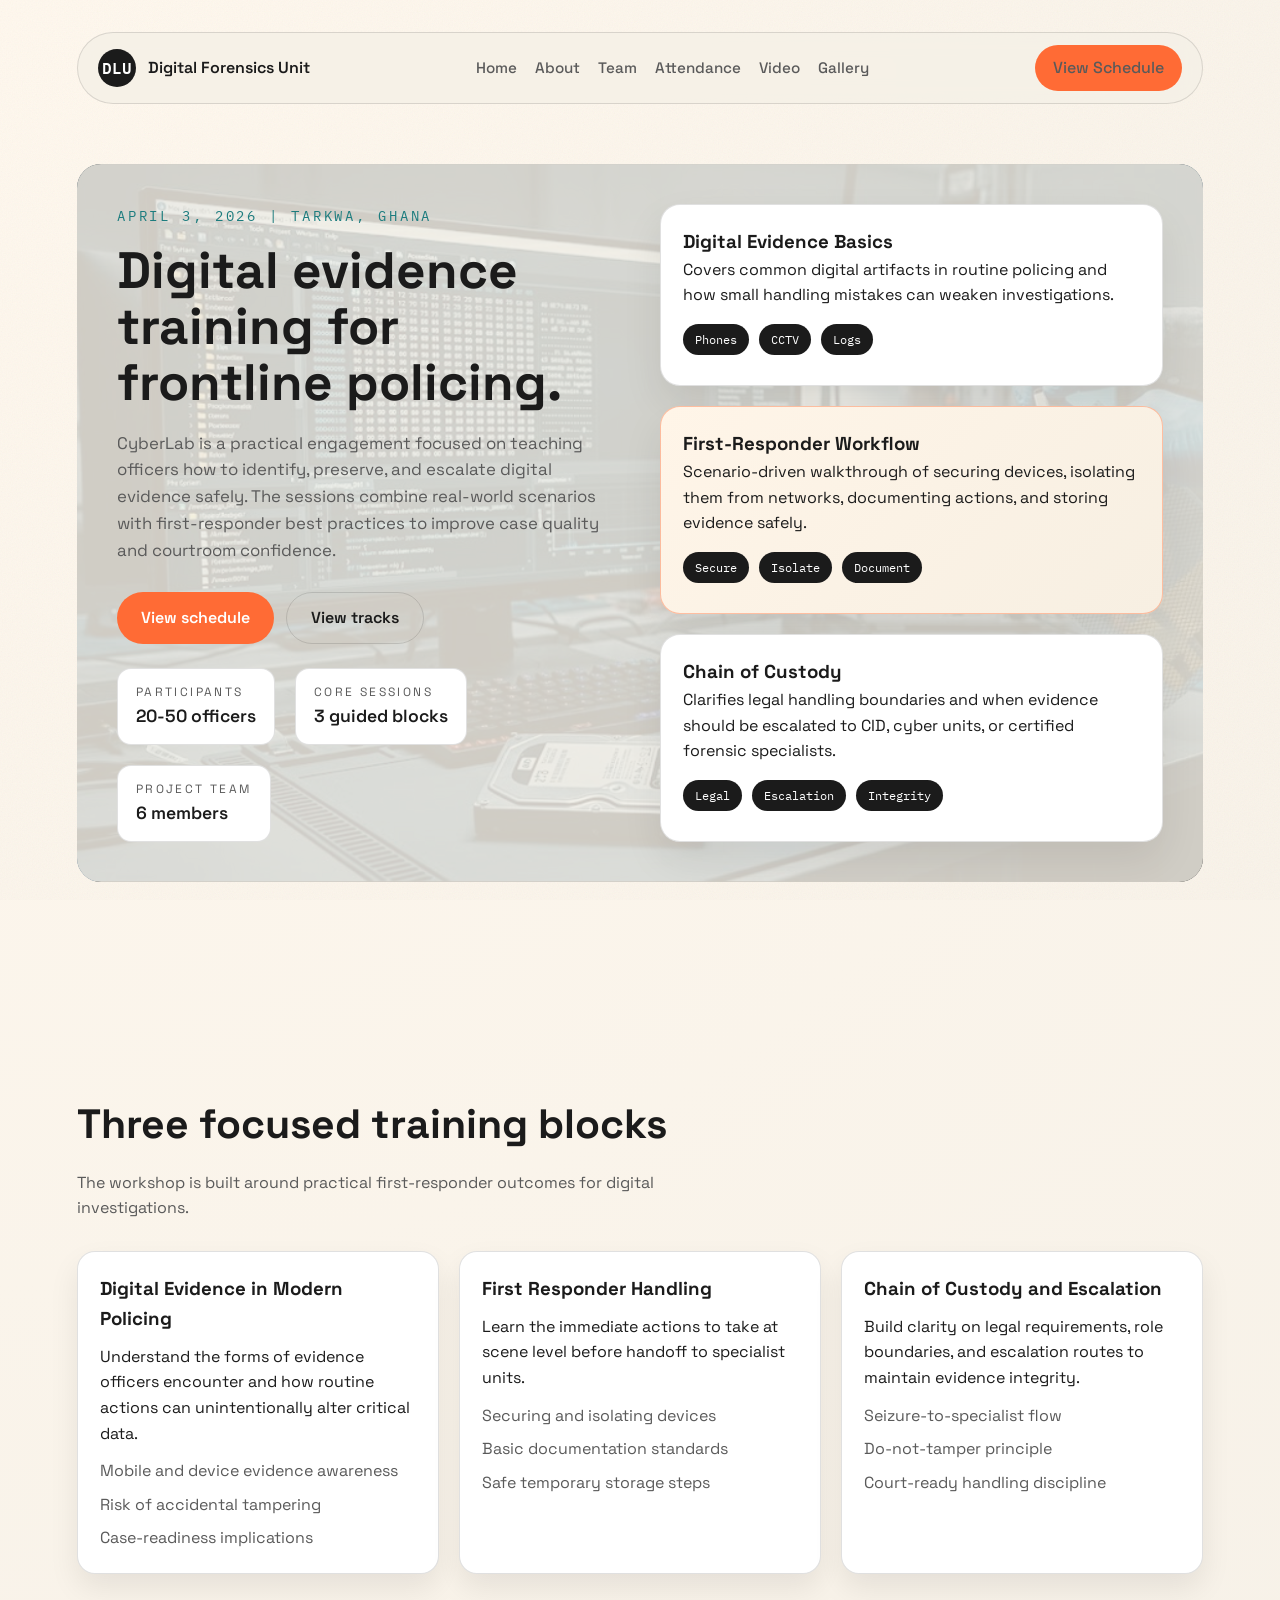
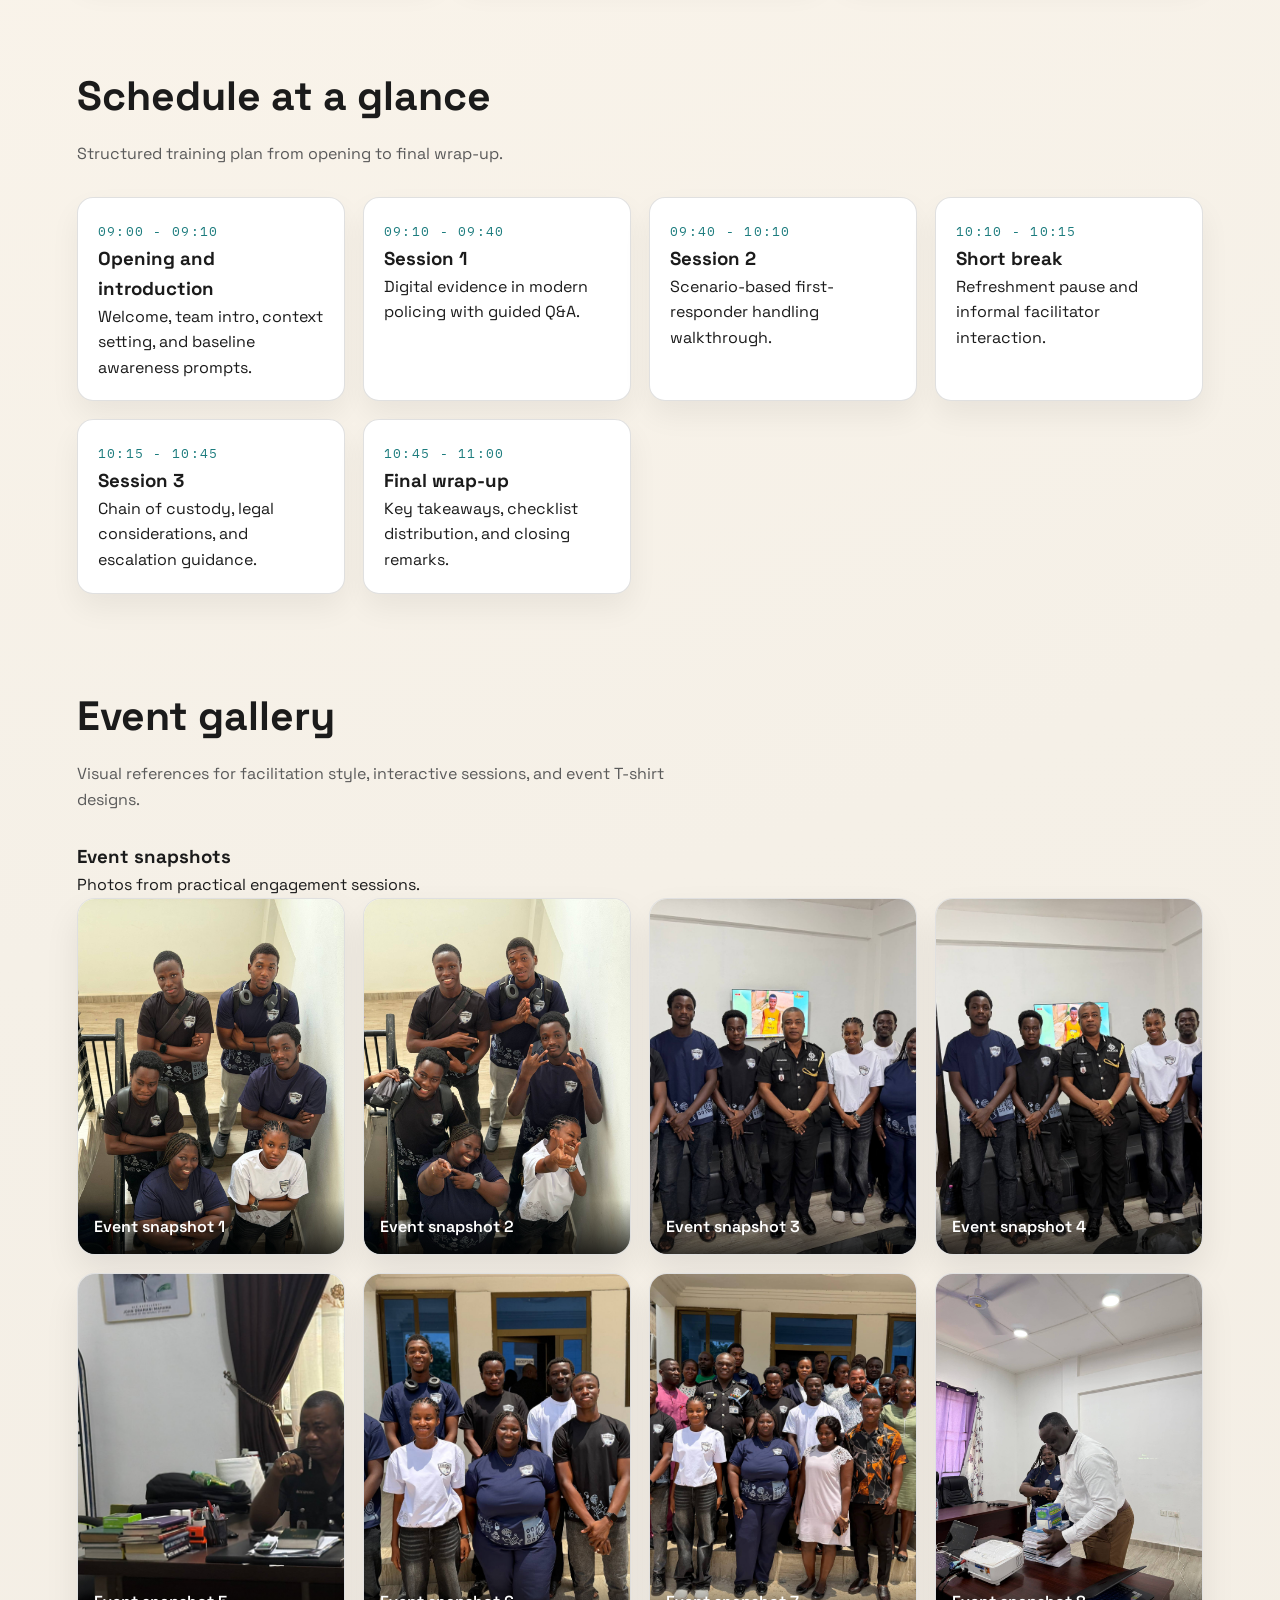
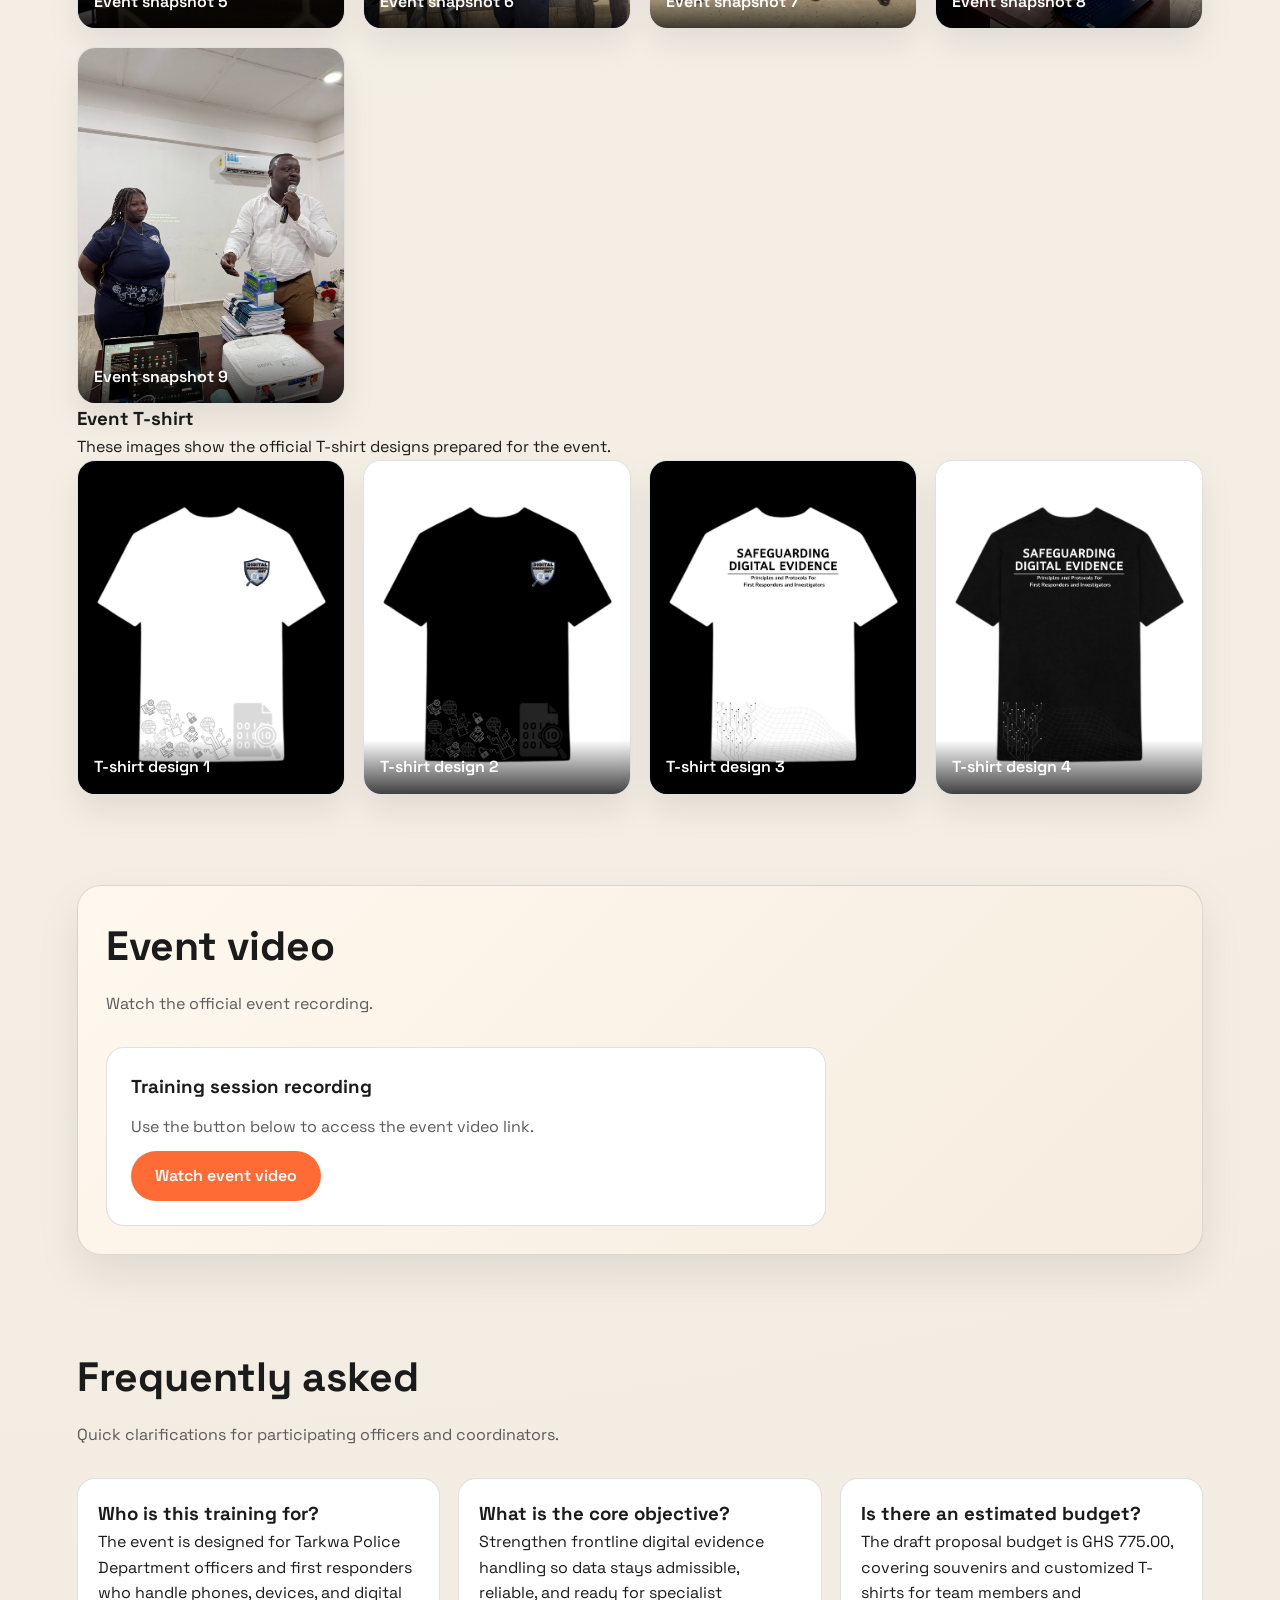
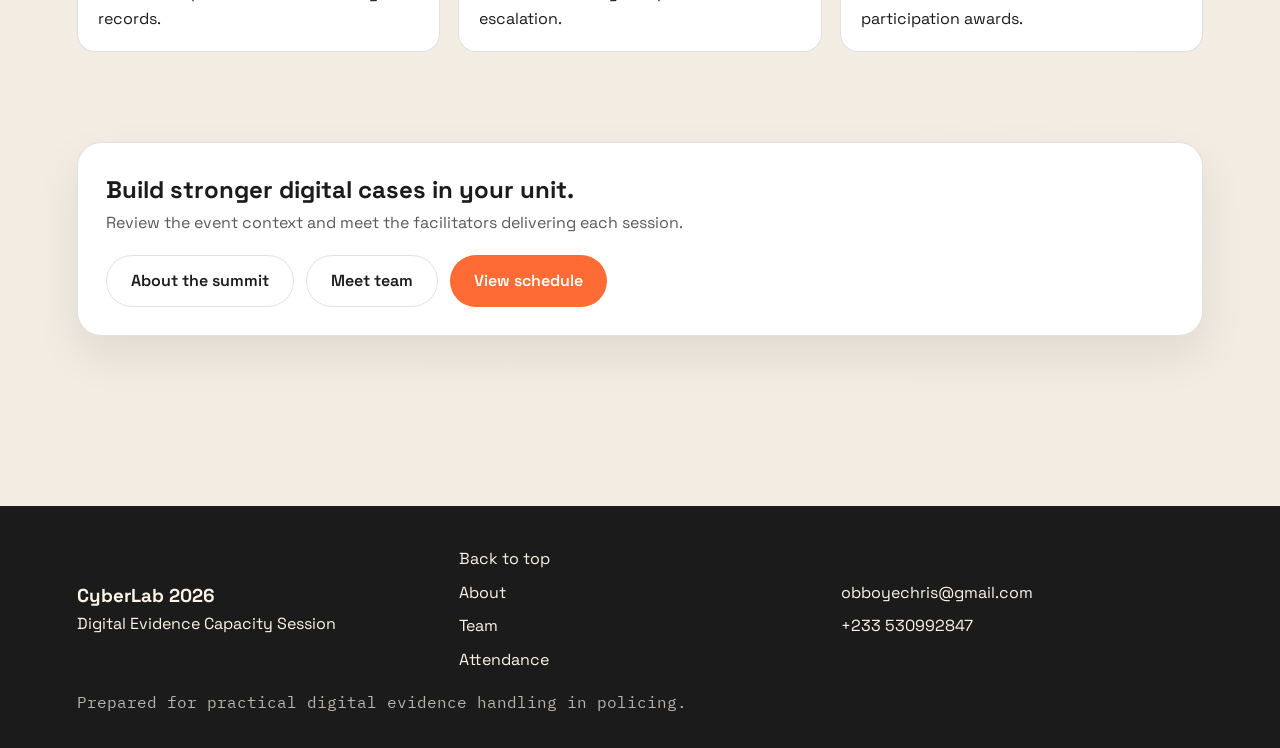
<file: index.html>
<!DOCTYPE html>
<html lang="en">
  <head>
    <meta charset="UTF-8" />
    <meta name="viewport" content="width=device-width, initial-scale=1.0" />
    <title>CyberLab 2026 | Digital Evidence Training Event</title>
    <meta
      name="description"
      content="CyberLab 2026: A practical digital evidence and cyber safety training event for Tarkwa Police Department officers."
    />
    <link rel="preconnect" href="https://fonts.googleapis.com" />
    <link rel="preconnect" href="https://fonts.gstatic.com" crossorigin />
    <link
      href="https://fonts.googleapis.com/css2?family=Space+Grotesk:wght@300;400;500;600;700&family=IBM+Plex+Mono:wght@300;400;500;600&display=swap"
      rel="stylesheet"
    />
    <link rel="stylesheet" href="styles.css" />
  </head>
  <body>
    <div class="noise" aria-hidden="true"></div>
    <header class="site-header" id="top">
      <nav class="nav">
        <div class="brand">
          <span class="brand-mark">DLU</span>
          <span class="brand-text">Digital Forensics Unit</span>
        </div>
        <div class="nav-links">
          <a href="index.html">Home</a>
          <a href="about.html">About</a>
          <a href="team.html">Team</a>
          <a href="Attendance.html">Attendance</a>
          <a href="#video">Video</a>
          <a href="#gallery">Gallery</a>
        </div>
        <a class="nav-cta" href="#schedule">View Schedule</a>
      </nav>

      <section class="hero">
        <div class="hero-content">
          <p class="hero-kicker">April 3, 2026 | Tarkwa, Ghana</p>
          <h1>Digital evidence training for frontline policing.</h1>
          <p class="hero-subtitle">
            CyberLab is a practical engagement focused on teaching officers how
            to identify, preserve, and escalate digital evidence safely. The
            sessions combine real-world scenarios with first-responder best
            practices to improve case quality and courtroom confidence.
          </p>
          <div class="hero-actions">
            <a class="primary" href="#schedule">View schedule</a>
            <a class="secondary" href="#tracks">View tracks</a>
          </div>
          <div class="hero-meta">
            <div>
              <span class="meta-label">Participants</span>
              <span class="meta-value">20-50 officers</span>
            </div>
            <div>
              <span class="meta-label">Core sessions</span>
              <span class="meta-value">3 guided blocks</span>
            </div>
            <div>
              <span class="meta-label">Project team</span>
              <span class="meta-value">6 members</span>
            </div>
          </div>
        </div>
        <div class="hero-panel">
          <div class="panel-card">
            <h3>Digital Evidence Basics</h3>
            <p>
              Covers common digital artifacts in routine policing and how small
              handling mistakes can weaken investigations.
            </p>
            <div class="panel-tags">
              <span>Phones</span>
              <span>CCTV</span>
              <span>Logs</span>
            </div>
          </div>
          <div class="panel-card panel-highlight">
            <h3>First-Responder Workflow</h3>
            <p>
              Scenario-driven walkthrough of securing devices, isolating them
              from networks, documenting actions, and storing evidence safely.
            </p>
            <div class="panel-tags">
              <span>Secure</span>
              <span>Isolate</span>
              <span>Document</span>
            </div>
          </div>
          <div class="panel-card">
            <h3>Chain of Custody</h3>
            <p>
              Clarifies legal handling boundaries and when evidence should be
              escalated to CID, cyber units, or certified forensic specialists.
            </p>
            <div class="panel-tags">
              <span>Legal</span>
              <span>Escalation</span>
              <span>Integrity</span>
            </div>
          </div>
        </div>
      </section>
    </header>

    <main>
      <section class="tracks" id="tracks">
        <div class="section-header">
          <h2>Three focused training blocks</h2>
          <p>
            The workshop is built around practical first-responder outcomes for
            digital investigations.
          </p>
        </div>
        <div class="track-grid">
          <article class="track-card">
            <h3>Digital Evidence in Modern Policing</h3>
            <p>
              Understand the forms of evidence officers encounter and how routine
              actions can unintentionally alter critical data.
            </p>
            <ul>
              <li>Mobile and device evidence awareness</li>
              <li>Risk of accidental tampering</li>
              <li>Case-readiness implications</li>
            </ul>
          </article>
          <article class="track-card">
            <h3>First Responder Handling</h3>
            <p>
              Learn the immediate actions to take at scene level before handoff
              to specialist units.
            </p>
            <ul>
              <li>Securing and isolating devices</li>
              <li>Basic documentation standards</li>
              <li>Safe temporary storage steps</li>
            </ul>
          </article>
          <article class="track-card">
            <h3>Chain of Custody and Escalation</h3>
            <p>
              Build clarity on legal requirements, role boundaries, and escalation
              routes to maintain evidence integrity.
            </p>
            <ul>
              <li>Seizure-to-specialist flow</li>
              <li>Do-not-tamper principle</li>
              <li>Court-ready handling discipline</li>
            </ul>
          </article>
        </div>
      </section>

      <section class="schedule" id="schedule">
        <div class="section-header">
          <h2>Schedule at a glance</h2>
          <p>Structured training plan from opening to final wrap-up.</p>
        </div>
        <div class="schedule-grid">
          <div class="schedule-card">
            <span class="time">09:00 - 09:10</span>
            <h3>Opening and introduction</h3>
            <p>Welcome, team intro, context setting, and baseline awareness prompts.</p>
          </div>
          <div class="schedule-card">
            <span class="time">09:10 - 09:40</span>
            <h3>Session 1</h3>
            <p>Digital evidence in modern policing with guided Q&A.</p>
          </div>
          <div class="schedule-card">
            <span class="time">09:40 - 10:10</span>
            <h3>Session 2</h3>
            <p>Scenario-based first-responder handling walkthrough.</p>
          </div>
          <div class="schedule-card">
            <span class="time">10:10 - 10:15</span>
            <h3>Short break</h3>
            <p>Refreshment pause and informal facilitator interaction.</p>
          </div>
          <div class="schedule-card">
            <span class="time">10:15 - 10:45</span>
            <h3>Session 3</h3>
            <p>Chain of custody, legal considerations, and escalation guidance.</p>
          </div>
          <div class="schedule-card">
            <span class="time">10:45 - 11:00</span>
            <h3>Final wrap-up</h3>
            <p>Key takeaways, checklist distribution, and closing remarks.</p>
          </div>
        </div>
      </section>
      <section class="gallery" id="gallery">
        <div class="section-header">
          <h2>Event gallery</h2>
          <p>Visual references for facilitation style, interactive sessions, and event T-shirt designs.</p>
        </div>
        <div class="gallery-subhead">
          <h3>Event snapshots</h3>
          <p>Photos from practical engagement sessions.</p>
        </div>
        <div class="gallery-grid">
          <figure class="gallery-card">
            <a href="photo_2026-03-03_19-58-58.jpg" target="_blank" rel="noopener noreferrer">
              <img
                src="photo_2026-03-03_19-58-58.jpg"
                alt="CyberLab training photo 1"
                loading="lazy"
              />
            </a>
            <figcaption>Event snapshot 1</figcaption>
          </figure>
          <figure class="gallery-card">
            <a href="photo_2026-03-03_19-58-59.jpg" target="_blank" rel="noopener noreferrer">
              <img
                src="photo_2026-03-03_19-58-59.jpg"
                alt="CyberLab training photo 2"
                loading="lazy"
              />
            </a>
            <figcaption>Event snapshot 2</figcaption>
          </figure>
          <figure class="gallery-card">
            <a href="photo_2026-03-03_19-59-12.jpg" target="_blank" rel="noopener noreferrer">
              <img
                src="photo_2026-03-03_19-59-12.jpg"
                alt="CyberLab training photo 3"
                loading="lazy"
              />
            </a>
            <figcaption>Event snapshot 3</figcaption>
          </figure>
          <figure class="gallery-card">
            <a href="photo_2026-03-03_19-59-26.jpg" target="_blank" rel="noopener noreferrer">
              <img
                src="photo_2026-03-03_19-59-26.jpg"
                alt="CyberLab training photo 4"
                loading="lazy"
              />
            </a>
            <figcaption>Event snapshot 4</figcaption>
          </figure>
          <figure class="gallery-card">
            <a href="photo_2026-03-03_19-59-29.jpg" target="_blank" rel="noopener noreferrer">
              <img
                src="photo_2026-03-03_19-59-29.jpg"
                alt="CyberLab training photo 5"
                loading="lazy"
              />
            </a>
            <figcaption>Event snapshot 5</figcaption>
          </figure>
          <figure class="gallery-card">
            <a href="photo_2026-03-03_20-04-08.jpg" target="_blank" rel="noopener noreferrer">
              <img
                src="photo_2026-03-03_20-04-08.jpg"
                alt="CyberLab training photo 6"
                loading="lazy"
              />
            </a>
            <figcaption>Event snapshot 6</figcaption>
          </figure>
          <figure class="gallery-card">
            <a href="photo_2026-03-03_20-04-20.jpg" target="_blank" rel="noopener noreferrer">
              <img
                src="photo_2026-03-03_20-04-20.jpg"
                alt="CyberLab training photo 7"
                loading="lazy"
              />
            </a>
            <figcaption>Event snapshot 7</figcaption>
          </figure>
          <figure class="gallery-card">
            <a href="photo_2026-03-03_20-05-11.jpg" target="_blank" rel="noopener noreferrer">
              <img
                src="photo_2026-03-03_20-05-11.jpg"
                alt="CyberLab training photo 8"
                loading="lazy"
              />
            </a>
            <figcaption>Event snapshot 8</figcaption>
          </figure>
          <figure class="gallery-card">
            <a href="photo_2026-03-03_20-05-29.jpg" target="_blank" rel="noopener noreferrer">
              <img
                src="photo_2026-03-03_20-05-29.jpg"
                alt="CyberLab training photo 9"
                loading="lazy"
              />
            </a>
            <figcaption>Event snapshot 9</figcaption>
          </figure>
        </div>

        <div class="gallery-subhead">
          <h3>Event T-shirt</h3>
          <p>These images show the official T-shirt designs prepared for the event.</p>
        </div>
        <div class="gallery-grid">
          <figure class="gallery-card">
            <a href="IMG-20260313-WA0047.jpg" target="_blank" rel="noopener noreferrer">
              <img
                src="IMG-20260313-WA0047.jpg"
                alt="CyberLab event T-shirt design 1"
                loading="lazy"
              />
            </a>
            <figcaption>T-shirt design 1</figcaption>
          </figure>
          <figure class="gallery-card">
            <a href="IMG-20260313-WA0048.jpg" target="_blank" rel="noopener noreferrer">
              <img
                src="IMG-20260313-WA0048.jpg"
                alt="CyberLab event T-shirt design 2"
                loading="lazy"
              />
            </a>
            <figcaption>T-shirt design 2</figcaption>
          </figure>
          <figure class="gallery-card">
            <a href="IMG-20260313-WA0049.jpg" target="_blank" rel="noopener noreferrer">
              <img
                src="IMG-20260313-WA0049.jpg"
                alt="CyberLab event T-shirt design 3"
                loading="lazy"
              />
            </a>
            <figcaption>T-shirt design 3</figcaption>
          </figure>
          <figure class="gallery-card">
            <a href="IMG-20260313-WA0050.jpg" target="_blank" rel="noopener noreferrer">
              <img
                src="IMG-20260313-WA0050.jpg"
                alt="CyberLab event T-shirt design 4"
                loading="lazy"
              />
            </a>
            <figcaption>T-shirt design 4</figcaption>
          </figure>
        </div>
      </section>

      <section class="video-section" id="video">
        <div class="section-header">
          <h2>Event video</h2>
          <p>Watch the official event recording.</p>
        </div>
        <div class="video-card">
          <h3>Training session recording</h3>
          <p>
            Use the button below to access the event video link.
          </p>
          <a
            class="primary"
            href="https://youtu.be/4VZIHQPS8z4"
            target="_blank"
            rel="noopener noreferrer"
            >Watch event video</a
          >
        </div>
      </section>

      <section class="faq" id="faq">
        <div class="section-header">
          <h2>Frequently asked</h2>
          <p>Quick clarifications for participating officers and coordinators.</p>
        </div>
        <div class="faq-grid">
          <div class="faq-item">
            <h3>Who is this training for?</h3>
            <p>
              The event is designed for Tarkwa Police Department officers and
              first responders who handle phones, devices, and digital records.
            </p>
          </div>
          <div class="faq-item">
            <h3>What is the core objective?</h3>
            <p>
              Strengthen frontline digital evidence handling so data stays
              admissible, reliable, and ready for specialist escalation.
            </p>
          </div>
          <div class="faq-item">
            <h3>Is there an estimated budget?</h3>
            <p>
              The draft proposal budget is GHS 775.00, covering souvenirs and
              customized T-shirts for team members and participation awards.
            </p>
          </div>
        </div>
      </section>

      <section class="cta-strip">
        <div>
          <h2>Build stronger digital cases in your unit.</h2>
          <p>Review the event context and meet the facilitators delivering each session.</p>
        </div>
        <div class="cta-actions">
          <a class="secondary" href="about.html">About the summit</a>
          <a class="secondary" href="team.html">Meet team</a>
          <a class="primary" href="#schedule">View schedule</a>
        </div>
      </section>
    </main>

    <footer class="footer">
      <div class="footer-content">
        <div>
          <h3>CyberLab 2026</h3>
          <p>Digital Evidence Capacity Session</p>
        </div>
        <div class="footer-links">
          <a href="#top">Back to top</a>
          <a href="about.html">About</a>
          <a href="team.html">Team</a>
          <a href="Attendance.html">Attendance</a>
        </div>
        <div class="footer-contact">
          <span>obboyechris@gmail.com</span>
          <span>+233 530992847</span>
        </div>
      </div>
      <p class="footer-note">Prepared for practical digital evidence handling in policing.</p>
    </footer>

    <script src="script.js"></script>
  </body>
</html>
</file>
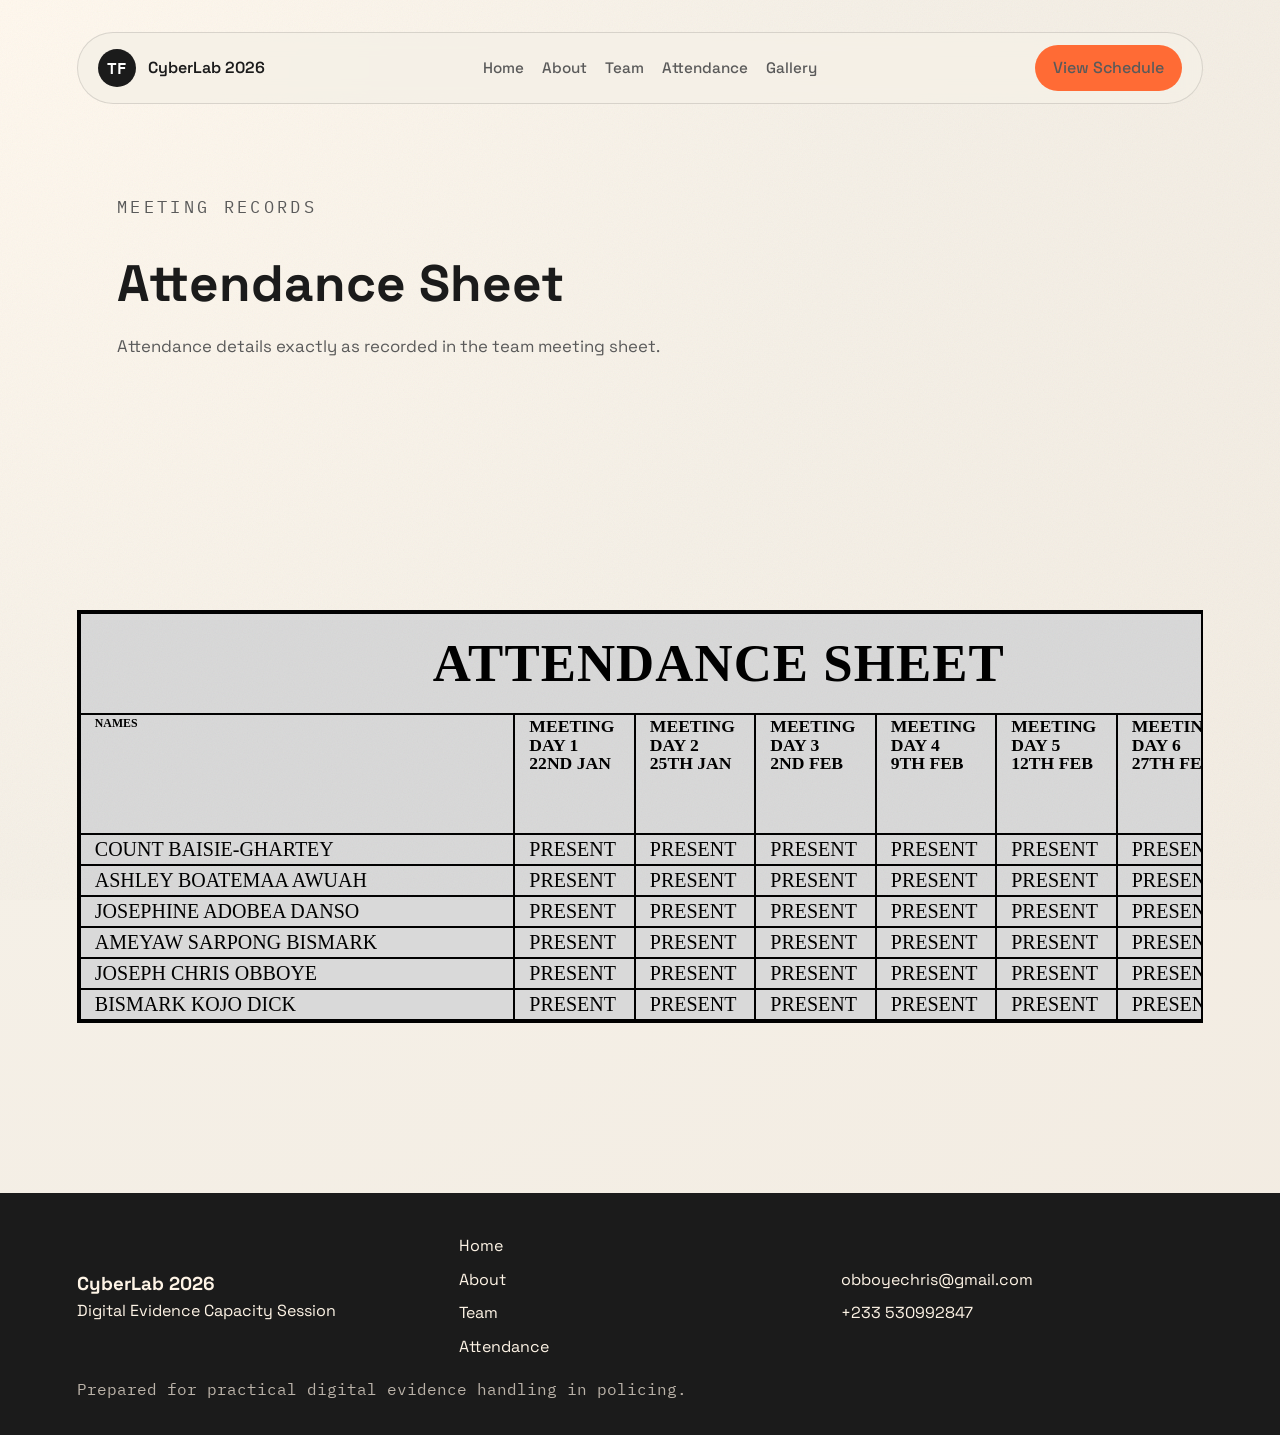
<file: Attendance.html>
<!DOCTYPE html>
<html lang="en">
  <head>
    <meta charset="UTF-8" />
    <meta name="viewport" content="width=device-width, initial-scale=1.0" />
    <title>Attendance | CyberLab 2026</title>
    <meta
      name="description"
      content="Attendance records for CyberLab 2026 facilitation meetings."
    />
    <link rel="preconnect" href="https://fonts.googleapis.com" />
    <link rel="preconnect" href="https://fonts.gstatic.com" crossorigin />
    <link
      href="https://fonts.googleapis.com/css2?family=Space+Grotesk:wght@300;400;500;600;700&family=IBM+Plex+Mono:wght@300;400;500;600&display=swap"
      rel="stylesheet"
    />
    <link rel="stylesheet" href="styles.css" />
    <style>
      .attendance-table-wrap {
        overflow-x: auto;
        background: #d9d9d9;
        border: 2px solid #000;
      }

      .attendance-table {
        width: 100%;
        border-collapse: collapse;
        min-width: 1280px;
        background: #d9d9d9;
        color: #000;
        font-family: "Times New Roman", Times, serif;
      }

      .attendance-table th,
      .attendance-table td {
        border: 2px solid #000;
        padding: 4px 14px;
        text-transform: uppercase;
        text-align: left;
        line-height: 1.05;
        white-space: nowrap;
      }

      .attendance-table thead th {
        font-size: 1.1rem;
        font-weight: 700;
      }

      .attendance-table tbody td {
        font-size: 1.25rem;
      }

      .attendance-title {
        text-align: center !important;
        font-size: 3.3rem !important;
        padding: 22px 0 !important;
      }

      .attendance-name-header {
        width: 34%;
      }

      .attendance-table thead tr:nth-child(2) th {
        vertical-align: top;
        height: 120px;
      }

      @media (max-width: 900px) {
        .attendance-table {
          min-width: 1120px;
        }

        .attendance-table tbody td {
          font-size: 1rem;
        }

        .attendance-title {
          font-size: 2.2rem !important;
        }
      }
    </style>
  </head>
  <body>
    <div class="noise" aria-hidden="true"></div>
    <header class="site-header" id="top">
      <nav class="nav">
        <div class="brand">
          <span class="brand-mark">TF</span>
          <span class="brand-text">CyberLab 2026</span>
        </div>
        <div class="nav-links">
          <a href="index.html">Home</a>
          <a href="about.html">About</a>
          <a href="team.html">Team</a>
          <a href="Attendance.html">Attendance</a>
          <a href="index.html#gallery">Gallery</a>
        </div>
        <a class="nav-cta" href="index.html#schedule">View Schedule</a>
      </nav>

      <section class="page-hero">
        <p class="hero-kicker">Meeting records</p>
        <h1>Attendance Sheet</h1>
        <p>Attendance details exactly as recorded in the team meeting sheet.</p>
      </section>
    </header>

    <main>
      <section class="attendance-section" aria-label="Attendance table">
        <div class="attendance-table-wrap">
          <table class="attendance-table">
            <thead>
              <tr>
                <th colspan="8" class="attendance-title">ATTENDANCE SHEET</th>
              </tr>
              <tr>
                <th class="attendance-name-header">NAMES</th>
                <th>MEETING<br />DAY 1<br />22ND JAN</th>
                <th>MEETING<br />DAY 2<br />25TH JAN</th>
                <th>MEETING<br />DAY 3<br />2ND FEB</th>
                <th>MEETING<br />DAY 4<br />9TH FEB</th>
                <th>MEETING<br />DAY 5<br />12TH FEB</th>
                <th>MEETING<br />DAY 6<br />27TH FEB</th>
                <th>MEETING<br />DAY 7<br />2ND MAR</th>
              </tr>
            </thead>
            <tbody>
              <tr>
                <td>COUNT BAISIE-GHARTEY</td>
                <td>PRESENT</td>
                <td>PRESENT</td>
                <td>PRESENT</td>
                <td>PRESENT</td>
                <td>PRESENT</td>
                <td>PRESENT</td>
                <td>PRESENT</td>
              </tr>
              <tr>
                <td>ASHLEY BOATEMAA AWUAH</td>
                <td>PRESENT</td>
                <td>PRESENT</td>
                <td>PRESENT</td>
                <td>PRESENT</td>
                <td>PRESENT</td>
                <td>PRESENT</td>
                <td>PRESENT</td>
              </tr>
              <tr>
                <td>JOSEPHINE ADOBEA DANSO</td>
                <td>PRESENT</td>
                <td>PRESENT</td>
                <td>PRESENT</td>
                <td>PRESENT</td>
                <td>PRESENT</td>
                <td>PRESENT</td>
                <td>PRESENT</td>
              </tr>
              <tr>
                <td>AMEYAW SARPONG BISMARK</td>
                <td>PRESENT</td>
                <td>PRESENT</td>
                <td>PRESENT</td>
                <td>PRESENT</td>
                <td>PRESENT</td>
                <td>PRESENT</td>
                <td>PRESENT</td>
              </tr>
              <tr>
                <td>JOSEPH CHRIS OBBOYE</td>
                <td>PRESENT</td>
                <td>PRESENT</td>
                <td>PRESENT</td>
                <td>PRESENT</td>
                <td>PRESENT</td>
                <td>PRESENT</td>
                <td>PRESENT</td>
              </tr>
              <tr>
                <td>BISMARK KOJO DICK</td>
                <td>PRESENT</td>
                <td>PRESENT</td>
                <td>PRESENT</td>
                <td>PRESENT</td>
                <td>PRESENT</td>
                <td>PRESENT</td>
                <td>PRESENT</td>
              </tr>
            </tbody>
          </table>
        </div>
      </section>
    </main>

    <footer class="footer">
      <div class="footer-content">
        <div>
          <h3>CyberLab 2026</h3>
          <p>Digital Evidence Capacity Session</p>
        </div>
        <div class="footer-links">
          <a href="index.html">Home</a>
          <a href="about.html">About</a>
          <a href="team.html">Team</a>
          <a href="Attendance.html">Attendance</a>
        </div>
        <div class="footer-contact">
          <span>obboyechris@gmail.com</span>
          <span>+233 530992847</span>
        </div>
      </div>
      <p class="footer-note">Prepared for practical digital evidence handling in policing.</p>
    </footer>

    <script src="script.js"></script>
  </body>
</html>
</file>
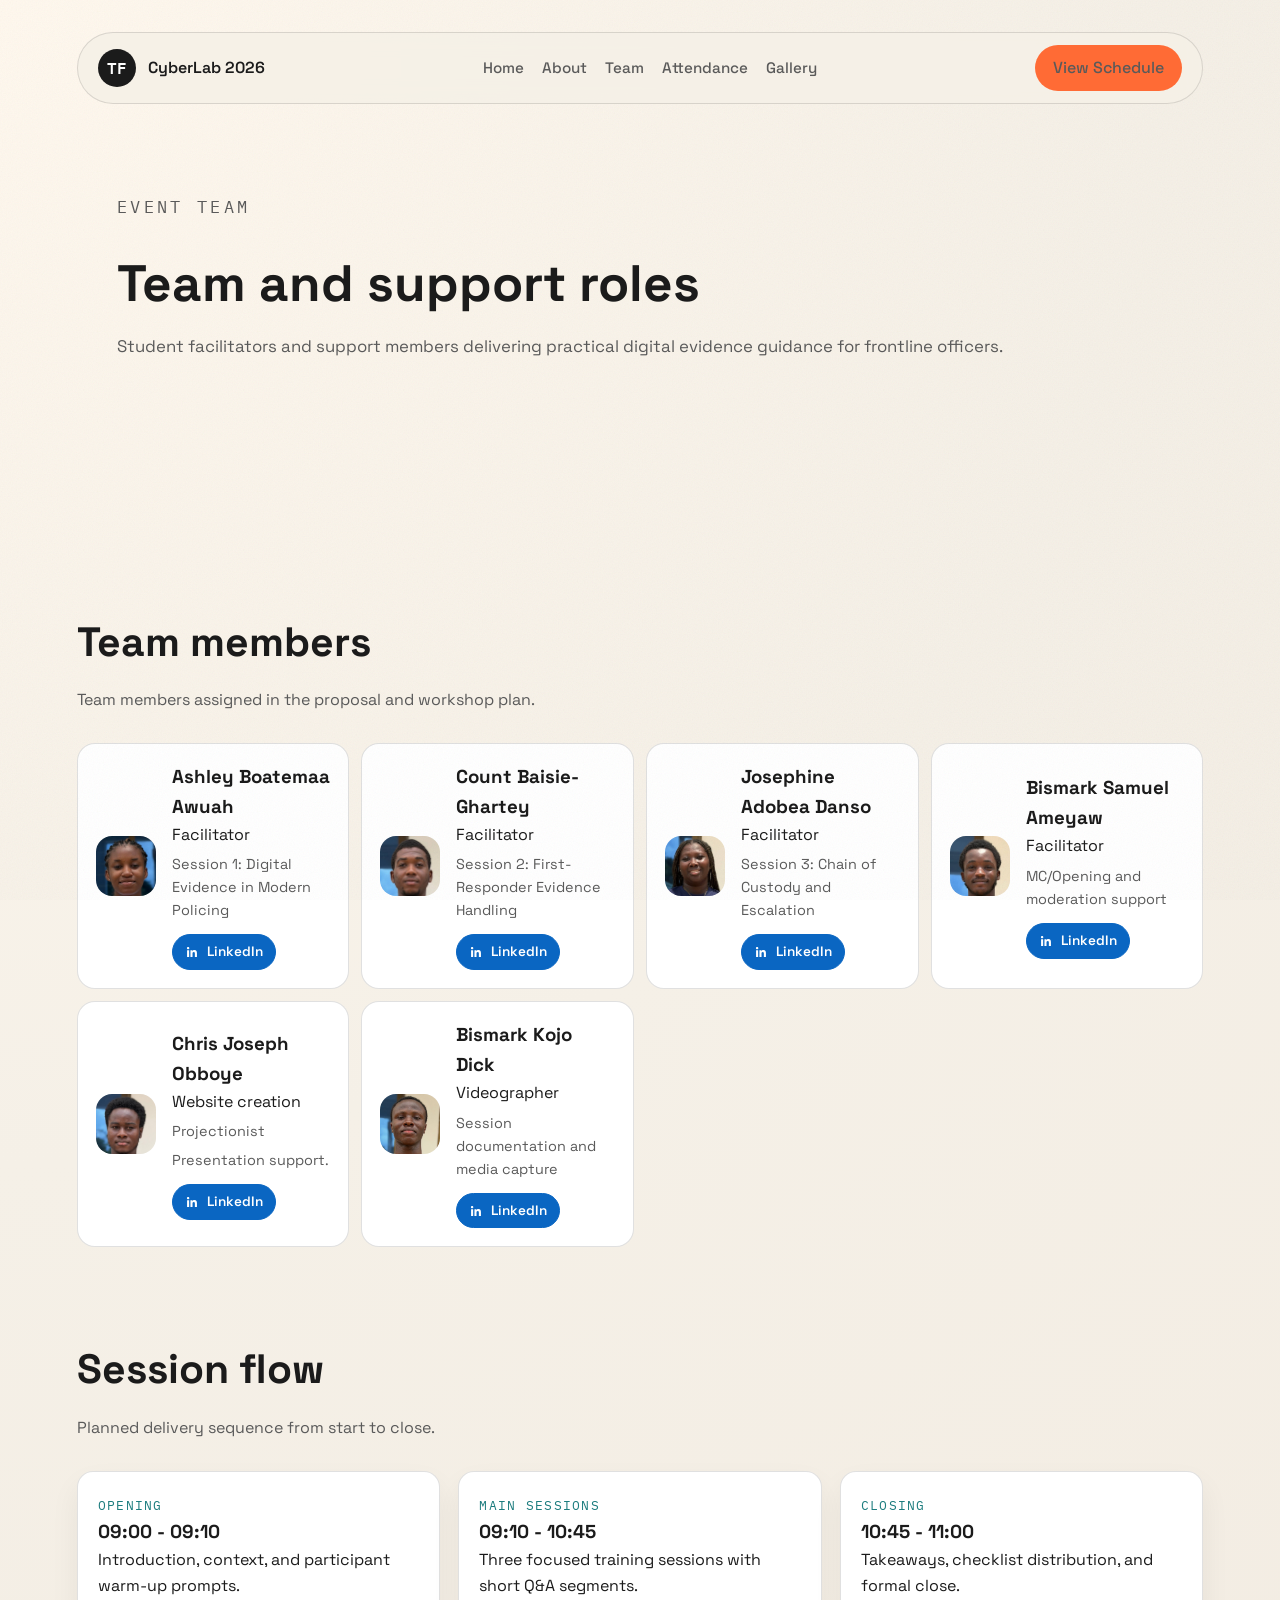
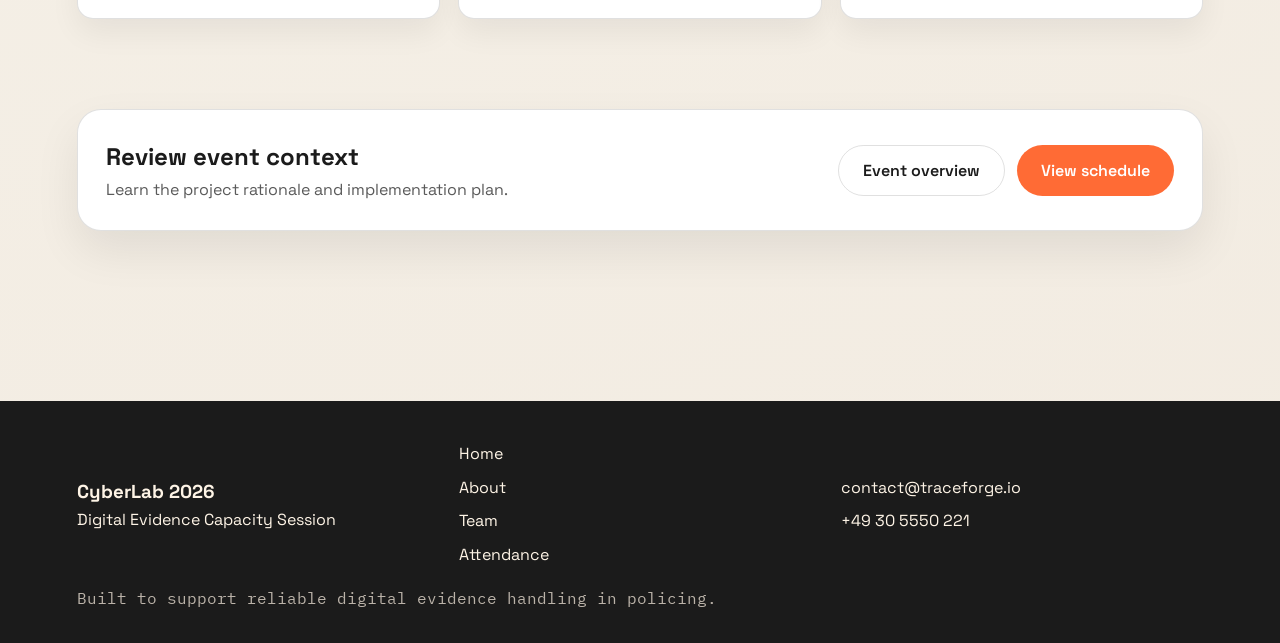
<file: team.html>
<!DOCTYPE html>
<html lang="en">
  <head>
    <meta charset="UTF-8" />
    <meta name="viewport" content="width=device-width, initial-scale=1.0" />
    <title>Team | CyberLab 2026</title>
    <meta
      name="description"
      content="Meet the facilitators and support team leading CyberLab 2026."
    />
    <link rel="preconnect" href="https://fonts.googleapis.com" />
    <link rel="preconnect" href="https://fonts.gstatic.com" crossorigin />
    <link
      href="https://fonts.googleapis.com/css2?family=Space+Grotesk:wght@300;400;500;600;700&family=IBM+Plex+Mono:wght@300;400;500;600&display=swap"
      rel="stylesheet"
    />
    <link rel="stylesheet" href="styles.css" />
  </head>
  <body>
    <div class="noise" aria-hidden="true"></div>
    <header class="site-header" id="top">
      <nav class="nav">
        <div class="brand">
          <span class="brand-mark">TF</span>
          <span class="brand-text">CyberLab 2026</span>
        </div>
        <div class="nav-links">
          <a href="index.html">Home</a>
          <a href="about.html">About</a>
          <a href="team.html">Team</a>
          <a href="Attendance.html">Attendance</a>
          <a href="index.html#gallery">Gallery</a>
        </div>
        <a class="nav-cta" href="index.html#schedule">View Schedule</a>
      </nav>

      <section class="page-hero">
        <p class="hero-kicker">Event team</p>
        <h1>Team and support roles</h1>
        <p>
          Student facilitators and support members delivering practical digital
          evidence guidance for frontline officers.
        </p>
      </section>
    </header>

    <main>
      <section class="team" id="team">
        <div class="section-header">
          <h2>Team members</h2>
          <p>Team members assigned in the proposal and workshop plan.</p>
        </div>
        <div class="team-grid">
          <article class="team-card">
            <div class="team-photo">
              <img
                src="photo_2026-03-03_20-03-53 (2).jpg"
                alt="Ashley Boatemaa Awuah"
                loading="lazy"
              />
            </div>
            <div>
              <h3>Ashley Boatemaa Awuah</h3>
              <p>Facilitator</p>
              <span>Session 1: Digital Evidence in Modern Policing</span>
              <a class="team-linkedin" href="https://www.linkedin.com/posts/ashley-awuah-633a81286_digitalforensics-cybersecurity-digitalforensics-ugcPost-7437808987741360128-6V6P?utm_source=share&utm_medium=member_ios&rcm=ACoAAEWR6kcB7xPkkS5nhT0Y5tJWhsLoRAxUM2Q" title="Ashley's LinkedIn URL" aria-label="Ashley Boatemaa Awuah LinkedIn profile placeholder">
                <svg viewBox="0 0 24 24" aria-hidden="true" focusable="false">
                  <path d="M20.45 20.45h-3.56v-5.57c0-1.33-.03-3.04-1.85-3.04-1.86 0-2.14 1.45-2.14 2.95v5.66H9.34V9h3.42v1.56h.05c.48-.9 1.64-1.85 3.38-1.85 3.62 0 4.29 2.38 4.29 5.47v6.27zM5.34 7.43c-1.14 0-2.06-.93-2.06-2.07 0-1.14.92-2.07 2.06-2.07 1.14 0 2.07.93 2.07 2.07 0 1.14-.93 2.07-2.07 2.07zM7.12 20.45H3.56V9h3.56v11.45z" />
                </svg>
                LinkedIn
              </a>
            </div>
          </article>
          <article class="team-card">
            <div class="team-photo">
              <img
                src="photo_2026-03-03_19-59-56 (2).jpg"
                alt="Count Baisie-Ghartey"
                loading="lazy"
              />
            </div>
            <div>
              <h3>Count Baisie-Ghartey</h3>
              <p>Facilitator</p>
              <span>Session 2: First-Responder Evidence Handling</span>
              <a class="team-linkedin" href="https://www.linkedin.com/posts/count-baisie-ghartey_digitalforensics-digitalevidence-cyberawareness-ugcPost-7439372958877278208-uiaw" title="Count's LinkedIn URL" aria-label="Count Baisie-Ghartey LinkedIn profile placeholder">
                <svg viewBox="0 0 24 24" aria-hidden="true" focusable="false">
                  <path d="M20.45 20.45h-3.56v-5.57c0-1.33-.03-3.04-1.85-3.04-1.86 0-2.14 1.45-2.14 2.95v5.66H9.34V9h3.42v1.56h.05c.48-.9 1.64-1.85 3.38-1.85 3.62 0 4.29 2.38 4.29 5.47v6.27zM5.34 7.43c-1.14 0-2.06-.93-2.06-2.07 0-1.14.92-2.07 2.06-2.07 1.14 0 2.07.93 2.07 2.07 0 1.14-.93 2.07-2.07 2.07zM7.12 20.45H3.56V9h3.56v11.45z" />
                </svg>
                LinkedIn
              </a>
            </div>
          </article>
          <article class="team-card">
            <div class="team-photo">
              <img
                src="photo_2026-03-03_20-03-50.jpg"
                alt="Josephine Adobea Danso"
                loading="lazy"
              />
            </div>
            <div>
              <h3>Josephine Adobea Danso</h3>
              <p>Facilitator</p>
              <span>Session 3: Chain of Custody and Escalation</span>
              <a class="team-linkedin" href="https://www.linkedin.com/posts/josephine-adobea-danso-a1b9b92b8_digital-cybersecurity-digital-ugcPost-7440507340065390592-JiT9" title="Josephine's LinkedIn URL" aria-label="Josephine Adobea Danso LinkedIn profile placeholder">
                <svg viewBox="0 0 24 24" aria-hidden="true" focusable="false">
                  <path d="M20.45 20.45h-3.56v-5.57c0-1.33-.03-3.04-1.85-3.04-1.86 0-2.14 1.45-2.14 2.95v5.66H9.34V9h3.42v1.56h.05c.48-.9 1.64-1.85 3.38-1.85 3.62 0 4.29 2.38 4.29 5.47v6.27zM5.34 7.43c-1.14 0-2.06-.93-2.06-2.07 0-1.14.92-2.07 2.06-2.07 1.14 0 2.07.93 2.07 2.07 0 1.14-.93 2.07-2.07 2.07zM7.12 20.45H3.56V9h3.56v11.45z" />
                </svg>
                LinkedIn
              </a>
            </div>
          </article>
          <article class="team-card">
            <div class="team-photo">
              <img
                src="photo_2026-03-03_20-03-45.jpg"
                alt="Bismark Samuel Ameyaw"
                loading="lazy"
              />
            </div>
            <div>
              <h3>Bismark Samuel Ameyaw</h3>
              <p>Facilitator</p>
              <span>MC/Opening and moderation support</span>
              <a class="team-linkedin" href="https://www.linkedin.com/posts/bismark-ameyaw-sarpong-6ba985308_digitalforensics-cybersecurity-digitalevidence-ugcPost-7440687824703578113-pbp2" title="Bismark Samuel Ameyaw's LinkedIn URL" aria-label="Bismark Samuel Ameyaw LinkedIn profile placeholder">
                <svg viewBox="0 0 24 24" aria-hidden="true" focusable="false">
                  <path d="M20.45 20.45h-3.56v-5.57c0-1.33-.03-3.04-1.85-3.04-1.86 0-2.14 1.45-2.14 2.95v5.66H9.34V9h3.42v1.56h.05c.48-.9 1.64-1.85 3.38-1.85 3.62 0 4.29 2.38 4.29 5.47v6.27zM5.34 7.43c-1.14 0-2.06-.93-2.06-2.07 0-1.14.92-2.07 2.06-2.07 1.14 0 2.07.93 2.07 2.07 0 1.14-.93 2.07-2.07 2.07zM7.12 20.45H3.56V9h3.56v11.45z" />
                </svg>
                LinkedIn
              </a>
            </div>
          </article>
          <article class="team-card">
            <div class="team-photo">
              <img
                src="photo_2026-03-03_19-59-51.jpg"
                alt="Chris Joseph Obboye"
                loading="lazy"
              />
            </div>
            <div>
              <h3>Chris Joseph Obboye</h3>
              <p>Website creation</p>
              <span>Projectionist</span>
              <span>Presentation support.</span>
              <a class="team-linkedin" href="https://www.linkedin.com/posts/chris-obboye-2a305b367_digitalforensics-digitalforensics-techforgood-activity-7443455135734767616-omaq" title="Chris Joseph Obboye's LinkedIn URL" aria-label="Chris Joseph Obboye LinkedIn profile placeholder">
                <svg viewBox="0 0 24 24" aria-hidden="true" focusable="false">
                  <path d="M20.45 20.45h-3.56v-5.57c0-1.33-.03-3.04-1.85-3.04-1.86 0-2.14 1.45-2.14 2.95v5.66H9.34V9h3.42v1.56h.05c.48-.9 1.64-1.85 3.38-1.85 3.62 0 4.29 2.38 4.29 5.47v6.27zM5.34 7.43c-1.14 0-2.06-.93-2.06-2.07 0-1.14.92-2.07 2.06-2.07 1.14 0 2.07.93 2.07 2.07 0 1.14-.93 2.07-2.07 2.07zM7.12 20.45H3.56V9h3.56v11.45z" />
                </svg>
                LinkedIn
              </a>
            </div>
          </article>
          <article class="team-card">
            <div class="team-photo">
              <img
                src="photo_2026-03-03_19-59-35.jpg"
                alt="Bismark Kojo Dick"
                loading="lazy"
              />
            </div>
            <div>
              <h3>Bismark Kojo Dick</h3>
              <p>Videographer</p>
              <span>Session documentation and media capture</span>
              <a class="team-linkedin" href="https://www.linkedin.com/in/bismark-kd-2935532b8/?skipRedirect=true&lipi=urn%3Ali%3Apage%3Ad_flagship3_profile_view_base%3B6GzafAkwShKVw%2F5P23TbHg%3D%3D" title="Bismark Kojo Dick's LinkedIn URL" aria-label="Bismark Kojo Dick LinkedIn profile placeholder">
                <svg viewBox="0 0 24 24" aria-hidden="true" focusable="false">
                  <path d="M20.45 20.45h-3.56v-5.57c0-1.33-.03-3.04-1.85-3.04-1.86 0-2.14 1.45-2.14 2.95v5.66H9.34V9h3.42v1.56h.05c.48-.9 1.64-1.85 3.38-1.85 3.62 0 4.29 2.38 4.29 5.47v6.27zM5.34 7.43c-1.14 0-2.06-.93-2.06-2.07 0-1.14.92-2.07 2.06-2.07 1.14 0 2.07.93 2.07 2.07 0 1.14-.93 2.07-2.07 2.07zM7.12 20.45H3.56V9h3.56v11.45z" />
                </svg>
                LinkedIn
              </a>
            </div>
          </article>
        </div>
      </section>

      <section>
        <div class="section-header">
          <h2>Session flow</h2>
          <p>Planned delivery sequence from start to close.</p>
        </div>
        <div class="schedule-grid">
          <div class="schedule-card">
            <span class="time">Opening</span>
            <h3>09:00 - 09:10</h3>
            <p>Introduction, context, and participant warm-up prompts.</p>
          </div>
          <div class="schedule-card">
            <span class="time">Main sessions</span>
            <h3>09:10 - 10:45</h3>
            <p>Three focused training sessions with short Q&A segments.</p>
          </div>
          <div class="schedule-card">
            <span class="time">Closing</span>
            <h3>10:45 - 11:00</h3>
            <p>Takeaways, checklist distribution, and formal close.</p>
          </div>
        </div>
      </section>

      <section class="cta-strip">
        <div>
          <h2>Review event context</h2>
          <p>Learn the project rationale and implementation plan.</p>
        </div>
        <div class="cta-actions">
          <a class="secondary" href="about.html">Event overview</a>
          <a class="primary" href="index.html#schedule">View schedule</a>
        </div>
      </section>
    </main>

    <footer class="footer">
      <div class="footer-content">
        <div>
          <h3>CyberLab 2026</h3>
          <p>Digital Evidence Capacity Session</p>
        </div>
        <div class="footer-links">
          <a href="index.html">Home</a>
          <a href="about.html">About</a>
          <a href="team.html">Team</a>
          <a href="Attendance.html">Attendance</a>
        </div>
        <div class="footer-contact">
          <span>contact@traceforge.io</span>
          <span>+49 30 5550 221</span>
        </div>
      </div>
      <p class="footer-note">Built to support reliable digital evidence handling in policing.</p>
    </footer>

    <script src="script.js"></script>
  </body>
</html>
</file>
<file: styles.css>
:root {
  color-scheme: light;
  --bg: #f5f0e7;
  --bg-deep: #efe6d9;
  --ink: #1b1b1b;
  --muted: #5a5a5a;
  --accent: #ff6b35;
  --accent-dark: #c64c1a;
  --teal: #1c7c7e;
  --card: #ffffff;
  --border: rgba(0, 0, 0, 0.12);
  --shadow: 0 20px 60px rgba(0, 0, 0, 0.12);
  --mono: "IBM Plex Mono", monospace;
  --sans: "Space Grotesk", sans-serif;
}

* {
  box-sizing: border-box;
  margin: 0;
  padding: 0;
}

body {
  font-family: var(--sans);
  background: radial-gradient(circle at top left, #fff8ee 0%, var(--bg) 45%, #f2ebe1 100%);
  color: var(--ink);
  line-height: 1.6;
}

.noise {
  position: fixed;
  inset: 0;
  background-image: url("data:image/svg+xml,%3Csvg xmlns='http://www.w3.org/2000/svg' width='160' height='160' viewBox='0 0 160 160'%3E%3Cfilter id='n'%3E%3CfeTurbulence type='fractalNoise' baseFrequency='0.8' numOctaves='2' stitchTiles='stitch'/%3E%3C/filter%3E%3Crect width='160' height='160' filter='url(%23n)' opacity='0.06'/%3E%3C/svg%3E");
  pointer-events: none;
  mix-blend-mode: multiply;
  z-index: 1;
}

.site-header {
  position: relative;
  overflow: hidden;
  padding: 32px 6vw 80px;
}

.nav {
  display: flex;
  align-items: center;
  justify-content: space-between;
  gap: 24px;
  position: sticky;
  top: 0;
  z-index: 5;
  background: rgba(245, 240, 231, 0.85);
  border: 1px solid var(--border);
  border-radius: 999px;
  padding: 12px 20px;
  backdrop-filter: blur(10px);
}

.brand {
  display: flex;
  align-items: center;
  gap: 12px;
  font-weight: 600;
}

.brand-mark {
  display: grid;
  place-items: center;
  width: 38px;
  height: 38px;
  border-radius: 50%;
  background: var(--ink);
  color: #fff;
  font-family: var(--mono);
}

.brand-text {
  font-size: 1rem;
}

.nav-links {
  display: flex;
  gap: 18px;
  font-size: 0.95rem;
}

.nav a {
  color: var(--muted);
  text-decoration: none;
  font-weight: 500;
}

.nav a:hover {
  color: var(--ink);
}

.nav-cta {
  background: var(--accent);
  color: #fff;
  border: none;
  padding: 10px 18px;
  border-radius: 999px;
  font-weight: 600;
  cursor: pointer;
  text-decoration: none;
  display: inline-flex;
  align-items: center;
  transition: transform 0.2s ease, box-shadow 0.2s ease;
}

.nav-cta:hover {
  transform: translateY(-1px);
  box-shadow: var(--shadow);
}

.hero {
  display: grid;
  grid-template-columns: repeat(auto-fit, minmax(280px, 1fr));
  gap: 40px;
  margin-top: 60px;
  position: relative;
  z-index: 2;
  background-image: url(Gemini_Generated_Image.png);
  background-size: cover;
  background-position: center;
  border-radius: 24px;
  padding: 40px;
  overflow: hidden;
}

.hero::after {
  content: "";
  position: absolute;
  inset: 0;
  background: rgba(245, 240, 231, 0.85);
  z-index: -1;
}

.hero-content h1 {
  font-size: clamp(2.6rem, 4vw, 4.4rem);
  line-height: 1.1;
  margin-bottom: 18px;
}

.hero-kicker {
  font-family: var(--mono);
  text-transform: uppercase;
  font-size: 0.9rem;
  letter-spacing: 0.2em;
  color: var(--teal);
  margin-bottom: 16px;
}

.hero-subtitle {
  font-size: 1.05rem;
  color: var(--muted);
  max-width: 520px;
}

.hero-actions {
  display: flex;
  flex-wrap: wrap;
  gap: 12px;
  margin: 28px 0 24px;
}
.secondary {
  background: transparent;
  border: 1px solid var(--border);
  color: var(--ink);
}

.secondary:hover {
  transform: translateY(-1px);
  box-shadow: var(--shadow);
}

.primary,
.secondary {
  border: none;
  border-radius: 999px;
  padding: 12px 24px;
  font-weight: 600;
  cursor: pointer;
  transition: transform 0.2s ease, box-shadow 0.2s ease;
  text-decoration: none;
  display: inline-flex;
  align-items: center;
  justify-content: center;
  gap: 8px;
}

.primary {
  background: var(--accent);
  color: #fff;
}

.secondary {
  background: transparent;
  border: 1px solid var(--border);
  color: var(--ink);
}

.primary:hover,
.secondary:hover {
  transform: translateY(-1px);
  box-shadow: var(--shadow);
}

.page-hero {
  margin-top: 50px;
  display: grid;
  grid-template-columns: 1fr;
  gap: 20px;
  align-items: center;
  position: relative;
  z-index: 2;
  border-radius: 24px;
  padding: 40px;
  overflow: hidden;
}

.about-hero {
  background-image: url(Gemini_Generated_Image_hb4l7hb4l7hb4l7h.png);
  background-size: cover;
  background-position: center;
}

.about-hero::after {
  content: "";
  position: absolute;
  inset: 0;
  background: rgba(245, 240, 231, 0.8);
  z-index: -1;
}

.page-hero-content {
  display: grid;
  gap: 20px;
  max-width: 520px;
}

.page-hero-image {
  width: 540px;
  height: 540px;
  border-radius: 16px;
  overflow: hidden;
  border: 1px solid var(--border);
  box-shadow: 0 10px 30px rgba(0, 0, 0, 0.1);
  flex-shrink: 0;
}

.page-hero-image img {
  width: 100%;
  height: 100%;
  object-fit: cover;
  display: block;
}

.page-hero h1 {
  font-size: clamp(2.4rem, 4vw, 3.8rem);
  line-height: 1.1;
}

.page-hero p {
  color: var(--muted);
  font-size: 1.05rem;
}

.hero-meta {
  display: flex;
  flex-wrap: wrap;
  gap: 20px;
}

.hero-meta div {
  background: var(--card);
  border-radius: 14px;
  padding: 14px 18px;
  border: 1px solid var(--border);
  min-width: 150px;
}

.meta-label {
  display: block;
  font-size: 0.75rem;
  text-transform: uppercase;
  letter-spacing: 0.2em;
  color: var(--muted);
}

.meta-value {
  font-size: 1.1rem;
  font-weight: 600;
}

.hero-panel {
  display: grid;
  gap: 20px;
}

.panel-card {
  background: var(--card);
  border-radius: 20px;
  padding: 22px;
  border: 1px solid var(--border);
  box-shadow: 0 18px 40px rgba(0, 0, 0, 0.08);
  transition: transform 0.2s ease;
}

.panel-card:hover {
  transform: translateY(-4px);
}

.panel-highlight {
  background: linear-gradient(135deg, #fff5e8, #f7efe2);
  border: 1px solid rgba(255, 107, 53, 0.4);
}

.panel-tags {
  display: flex;
  gap: 10px;
  margin-top: 16px;
  flex-wrap: wrap;
}

.panel-tags span {
  background: #1b1b1b;
  color: #fff;
  padding: 6px 12px;
  border-radius: 999px;
  font-size: 0.75rem;
  font-family: var(--mono);
}

main {
  padding: 40px 6vw 80px;
}

section {
  margin-bottom: 90px;
}

.section-header {
  max-width: 620px;
  margin-bottom: 30px;
}

.section-header h2 {
  font-size: clamp(2rem, 3.2vw, 3rem);
  margin-bottom: 12px;
}

.section-header p {
  color: var(--muted);
}

.about {
  display: grid;
  grid-template-columns: repeat(auto-fit, minmax(280px, 1fr));
  gap: 20px;
  align-items: center;
}

.about-list {
  list-style: none;
  margin-top: 18px;
  display: grid;
  gap: 12px;
}

.about-list li {
  padding-left: 24px;
  position: relative;
  color: var(--muted);
}

.about-list li::before {
  content: "";
  position: absolute;
  left: 0;
  top: 10px;
  width: 10px;
  height: 10px;
  border-radius: 50%;
  background: var(--accent);
}

.about-grid {
  display: grid;
  grid-template-columns: repeat(2, minmax(150px, 1fr));
  gap: 16px;
}

.metric {
  background: var(--card);
  border: 1px solid var(--border);
  padding: 18px;
  border-radius: 16px;
  text-align: center;
}

.metric-value {
  font-size: 1.6rem;
  font-weight: 600;
  display: block;
}

.metric-label {
  font-family: var(--mono);
  font-size: 0.8rem;
  color: var(--muted);
  text-transform: uppercase;
  letter-spacing: 0.15em;
}

.track-grid {
  display: grid;
  grid-template-columns: repeat(auto-fit, minmax(260px, 1fr));
  gap: 20px;
}

.track-card {
  background: var(--card);
  border-radius: 18px;
  border: 1px solid var(--border);
  padding: 22px;
  box-shadow: 0 14px 30px rgba(0, 0, 0, 0.08);
}

.track-card h3 {
  margin-bottom: 10px;
}

.track-card ul {
  list-style: none;
  margin-top: 12px;
  display: grid;
  gap: 8px;
  color: var(--muted);
}

.schedule-grid {
  display: grid;
  grid-template-columns: repeat(auto-fit, minmax(220px, 1fr));
  gap: 18px;
}

.schedule-card {
  background: var(--card);
  border: 1px solid var(--border);
  padding: 20px;
  border-radius: 16px;
  box-shadow: 0 14px 30px rgba(0, 0, 0, 0.06);
}

.schedule-card .time {
  font-family: var(--mono);
  color: var(--teal);
  letter-spacing: 0.1em;
  text-transform: uppercase;
  font-size: 0.8rem;
}

.gallery-grid {
  display: grid;
  grid-template-columns: repeat(auto-fit, minmax(220px, 1fr));
  gap: 18px;
}

.gallery-card {
  background: var(--card);
  border-radius: 18px;
  border: 1px solid var(--border);
  overflow: hidden;
  position: relative;
  min-height: 220px;
  box-shadow: 0 16px 34px rgba(0, 0, 0, 0.08);
}

.gallery-card img {
  width: 100%;
  height: 100%;
  object-fit: cover;
  display: block;
  transition: transform 0.4s ease;
}

.gallery-card figcaption {
  position: absolute;
  inset: auto 0 0 0;
  padding: 14px 16px;
  background: linear-gradient(180deg, rgba(0, 0, 0, 0) 0%, rgba(0, 0, 0, 0.75) 100%);
  color: #fff;
  font-weight: 600;
  pointer-events: none;
}

.gallery-card:hover img {
  transform: scale(1.04);
}

.video-section {
  background: linear-gradient(135deg, #fff8ee 0%, #f6ecdf 100%);
  border: 1px solid var(--border);
  border-radius: 24px;
  padding: 28px;
  box-shadow: 0 20px 45px rgba(0, 0, 0, 0.08);
}

.video-card {
  background: var(--card);
  border: 1px solid var(--border);
  border-radius: 18px;
  padding: 24px;
  display: grid;
  gap: 12px;
  max-width: 720px;
}

.video-card p {
  color: var(--muted);
}

.video-card .primary {
  width: fit-content;
}

.cta-strip {
  display: flex;
  flex-wrap: wrap;
  gap: 20px;
  align-items: center;
  justify-content: space-between;
  background: #fff;
  border-radius: 24px;
  padding: 28px;
  border: 1px solid var(--border);
  box-shadow: 0 20px 45px rgba(0, 0, 0, 0.08);
}

.cta-strip p {
  color: var(--muted);
}

.cta-actions {
  display: flex;
  flex-wrap: wrap;
  gap: 12px;
}

.team-grid {
  display: grid;
  grid-template-columns: repeat(auto-fit, minmax(240px, 1fr));
  gap: 12px;
}

.team-card {
  background: var(--card);
  border-radius: 18px;
  border: 1px solid var(--border);
  padding: 18px;
  display: grid;
  grid-template-columns: 60px 1fr;
  gap: 16px;
  align-items: center;
}

.team-photo {
  width: 60px;
  height: 60px;
  border-radius: 16px;
  background: var(--teal);
  color: #fff;
  display: grid;
  place-items: center;
  font-weight: 600;
  font-family: var(--mono);
  overflow: hidden;
}

.team-photo img {
  width: 100%;
  height: 100%;
  object-fit: cover;
  display: block;
}

.team-card span {
  display: block;
  color: var(--muted);
  margin-top: 6px;
  font-size: 0.9rem;
}

.team-linkedin {
  margin-top: 12px;
  display: inline-flex;
  align-items: center;
  gap: 8px;
  padding: 6px 12px;
  border-radius: 999px;
  border: 1px solid #0a66c2;
  background: #0a66c2;
  color: #fff;
  text-decoration: none;
  font-size: 0.85rem;
  font-weight: 600;
  transition: transform 0.2s ease, box-shadow 0.2s ease, background-color 0.2s ease;
}

.team-linkedin svg {
  width: 14px;
  height: 14px;
  fill: #fff;
}

.team-linkedin:hover {
  transform: translateY(-1px);
  box-shadow: var(--shadow);
  background: #0857a8;
}


.faq-grid {
  display: grid;
  grid-template-columns: repeat(auto-fit, minmax(220px, 1fr));
  gap: 18px;
}

.faq-item {
  background: var(--card);
  border-radius: 18px;
  border: 1px solid var(--border);
  padding: 20px;
}

.attendance-section {
  margin-top: 0;
}

.attendance-table-wrap {
  overflow-x: auto;
  background: #d9d9d9;
  border: 1px solid #000;
}

.attendance-table {
  width: 100%;
  border-collapse: collapse;
  min-width: 1100px;
  font-family: "Times New Roman", Times, serif;
  color: #000;
  background: #d9d9d9;
}

.attendance-table th,
.attendance-table td {
  border: 2px solid #000;
  padding: 4px 14px;
  font-size: 0.68rem;
  line-height: 1.05;
  text-transform: uppercase;
  text-align: left;
  white-space: nowrap;
}

.attendance-table thead th {
  font-weight: 700;
}

.attendance-title {
  text-align: center !important;
  font-size: 1.65rem !important;
  letter-spacing: 0.02em;
  padding: 18px 0 !important;
}

.attendance-name-header {
  width: 36%;
  font-size: 0.74rem !important;
  vertical-align: top;
}

.attendance-table thead tr:nth-child(2) th {
  vertical-align: top;
  min-height: 110px;
  padding-top: 2px;
  padding-bottom: 10px;
}

.footer {
  background: #1b1b1b;
  color: #fef4e6;
  padding: 40px 6vw 32px;
}

.footer-content {
  display: grid;
  grid-template-columns: repeat(auto-fit, minmax(200px, 1fr));
  gap: 20px;
  align-items: center;
}

.footer-links,
.footer-contact {
  display: grid;
  gap: 8px;
}

.footer a {
  color: #fef4e6;
  text-decoration: none;
}

.footer-note {
  margin-top: 18px;
  font-family: var(--mono);
  color: rgba(255, 244, 230, 0.7);
}

@media (max-width: 900px) {
  .nav {
    flex-wrap: wrap;
    justify-content: center;
  }

  .nav-links {
    flex-wrap: wrap;
    justify-content: center;
  }
}

@media (max-width: 700px) {
  .hero-meta {
    flex-direction: column;
    align-items: flex-start;
  }

  .nav {
    border-radius: 24px;
  }

  .page-hero {
    grid-template-columns: 1fr;
    gap: 30px;
  }

  .page-hero-content {
    max-width: 100%;
  }

  .page-hero-image {
    width: 280px;
    height: 280px;
    margin: 0 auto;
  }

  .attendance-title {
    font-size: 1.2rem !important;
  }
}

@keyframes floatIn {
  from {
    opacity: 0;
    transform: translateY(20px);
  }
  to {
    opacity: 1;
    transform: translateY(0);
  }
}

.hero-content,
.hero-panel,
.page-hero,
.about,
.track-grid,
.schedule-grid,
.gallery-grid,
.video-section,
.team-grid,
.faq-grid,
.cta-strip {
  animation: floatIn 0.8s ease both;
}

.hero-panel {
  animation-delay: 0.1s;
}

.about {
  animation-delay: 0.15s;
}

.track-grid {
  animation-delay: 0.2s;
}

.schedule-grid {
  animation-delay: 0.25s;
}

.gallery-grid {
  animation-delay: 0.28s;
}

.team-grid {
  animation-delay: 0.3s;
}

.faq-grid {
  animation-delay: 0.4s;
}

.cta-strip {
  animation-delay: 0.45s;
}
</file>
